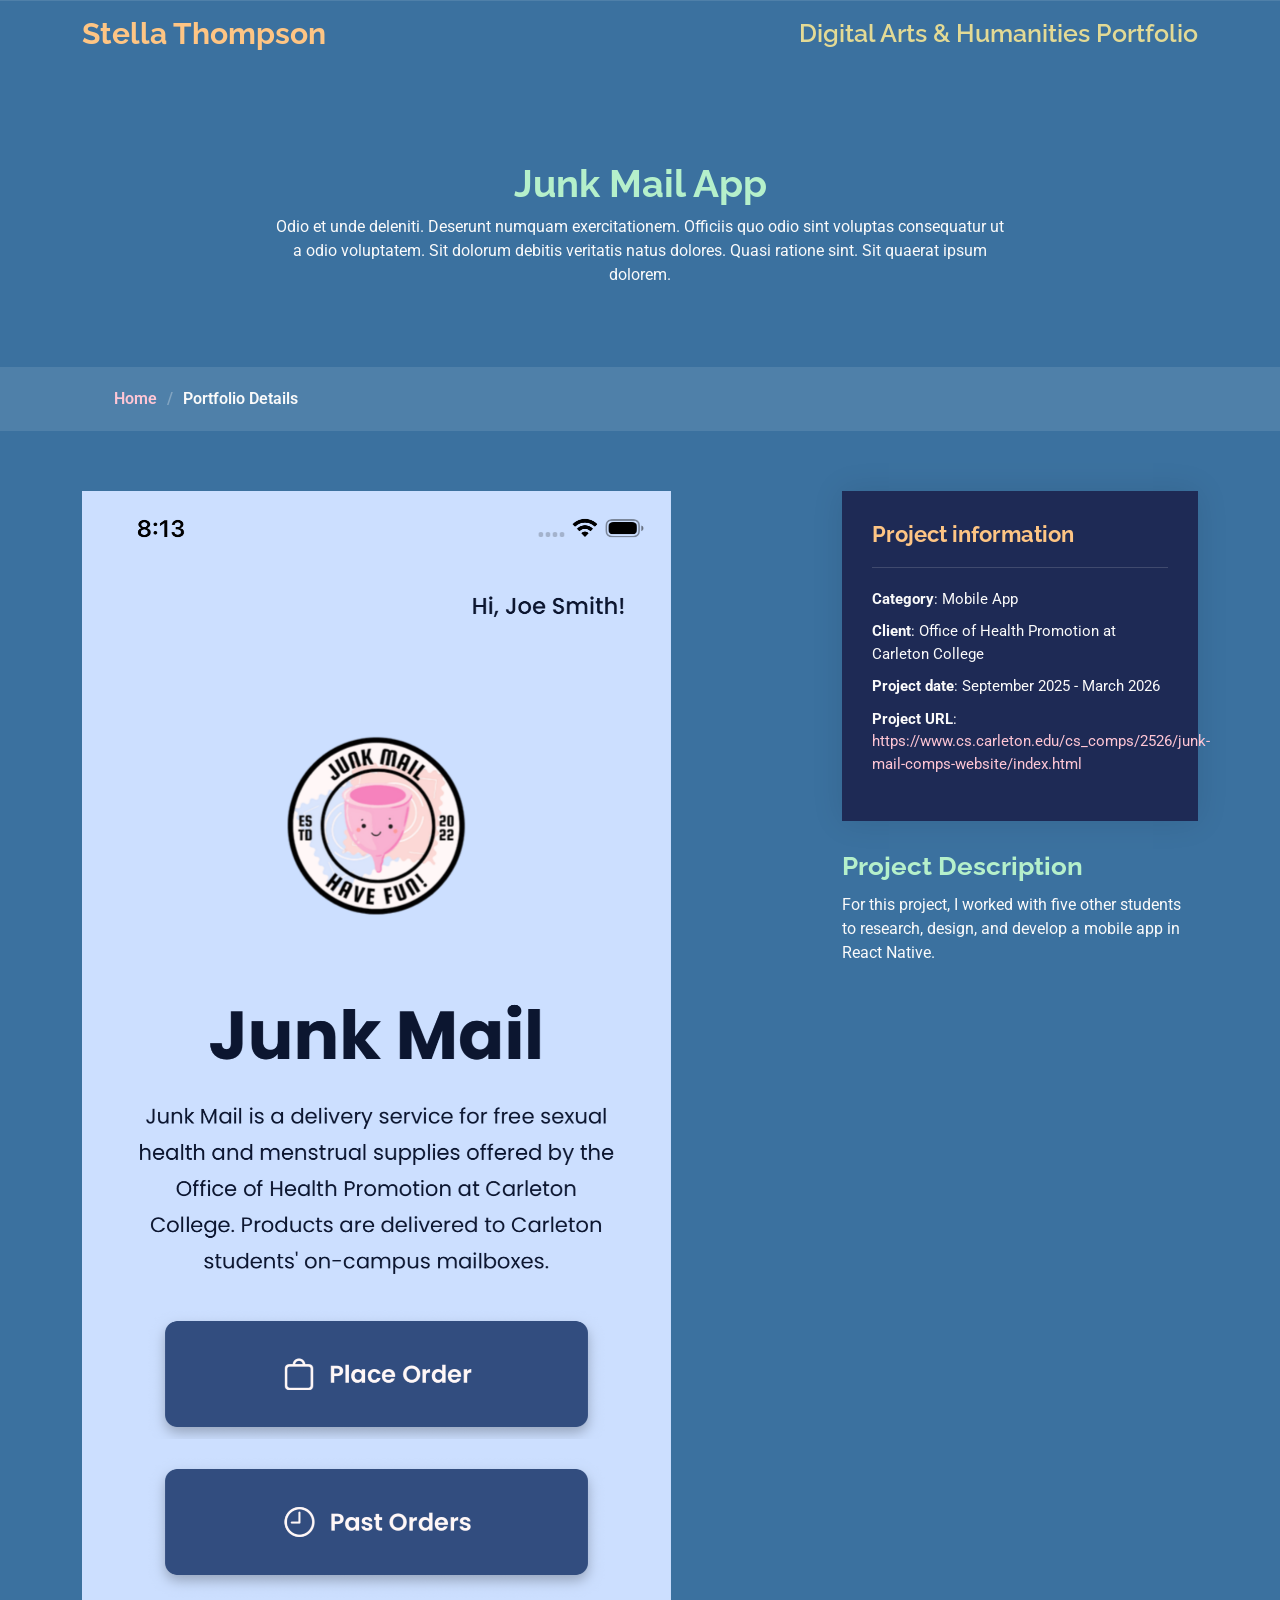
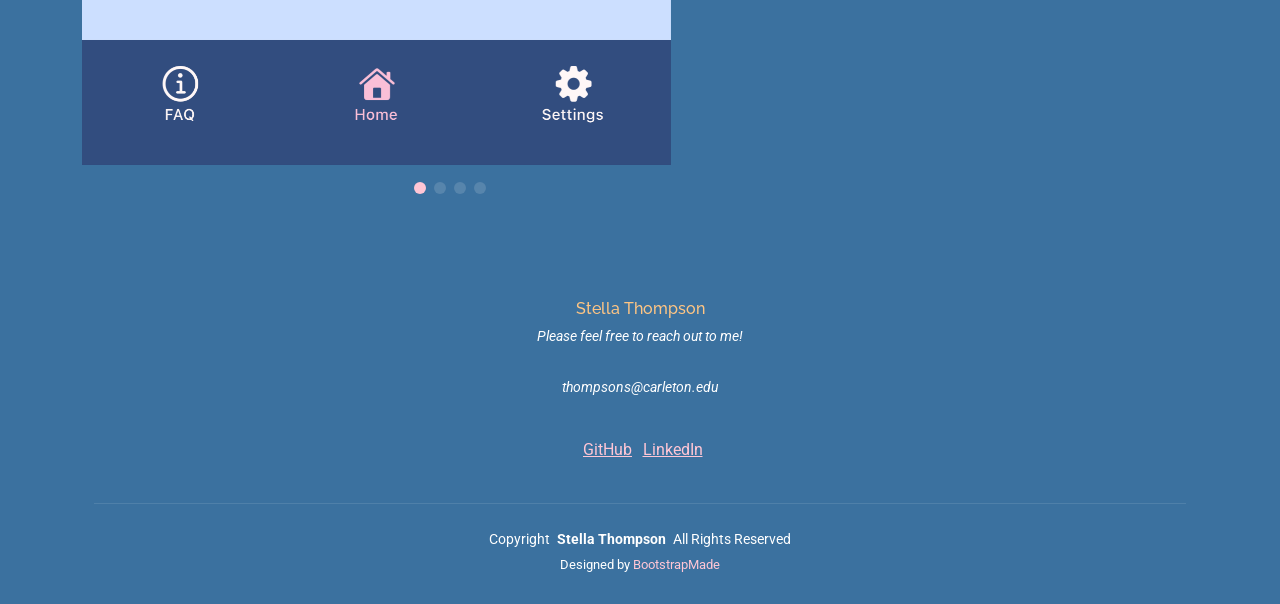
<file: portfolio-details.html>
<!DOCTYPE html>
<html lang="en">

<head>
  <meta charset="utf-8">
  <meta content="width=device-width, initial-scale=1.0" name="viewport">
  <title>Stella Thompson</title>
  <meta name="description" content="Stella Thompson's Digital Arts and Humanities Portfolio">
  <meta name="keywords" content="">

  <!-- Favicons -->
  <link href="assets/img/stellaheadshot.png" rel="icon">
  <link href="assets/img/stellaheadshot.png" rel="apple-touch-icon">

  <!-- Fonts -->
  <link href="https://fonts.googleapis.com" rel="preconnect">
  <link href="https://fonts.gstatic.com" rel="preconnect" crossorigin>
  <link href="https://fonts.googleapis.com/css2?family=Roboto:ital,wght@0,100;0,300;0,400;0,500;0,700;0,900;1,100;1,300;1,400;1,500;1,700;1,900&family=Poppins:ital,wght@0,100;0,200;0,300;0,400;0,500;0,600;0,700;0,800;0,900;1,100;1,200;1,300;1,400;1,500;1,600;1,700;1,800;1,900&family=Raleway:ital,wght@0,100;0,200;0,300;0,400;0,500;0,600;0,700;0,800;0,900;1,100;1,200;1,300;1,400;1,500;1,600;1,700;1,800;1,900&display=swap" rel="stylesheet">

  <!-- Vendor CSS Files -->
  <link href="assets/vendor/bootstrap/css/bootstrap.min.css" rel="stylesheet">
  <link href="assets/vendor/bootstrap-icons/bootstrap-icons.css" rel="stylesheet">
  <link href="assets/vendor/aos/aos.css" rel="stylesheet">
  <link href="assets/vendor/swiper/swiper-bundle.min.css" rel="stylesheet">
  <link href="assets/vendor/glightbox/css/glightbox.min.css" rel="stylesheet">

  <!-- Main CSS File -->
  <link href="assets/css/main.css" rel="stylesheet">

  <link rel=”stylesheet” href=”https://stackpath.bootstrapcdn.com/bootstrap/5.0.0-alpha1/css/bootstrap.min.css”rel=”nofollow” integrity=”sha384-r4NyP46KrjDleawBgD5tp8Y7UzmLA05oM1iAEQ17CSuDqnUK2+k9luXQOfXJCJ4I” crossorigin=”anonymous”>

  <!-- =======================================================
  * Template Name: Personal
  * Template URL: https://bootstrapmade.com/personal-free-resume-bootstrap-template/
  * Updated: Nov 04 2024 with Bootstrap v5.3.3
  * Author: BootstrapMade.com
  * License: https://bootstrapmade.com/license/
  ======================================================== -->
</head>

<body class="index-page">

  <a href="#main-content" class="skip-to-main-content-link">Skip to main content</a>

  <header id="header" class="header d-flex align-items-center fixed-top">
    <div class="container-fluid container-xl position-relative d-flex align-items-center justify-content-between">

      <a href="https://stellathompson.github.io/" class="logo d-flex align-items-center">
        <!-- Uncomment the line below if you also wish to use an image logo -->
        <!-- <img src="assets/img/logo.png" alt=""> -->
        <h1 class="sitename"><span class="color-orange">Stella Thompson</span></h1>
      </a>

    <div class="header-secondary">
      <a href="https://stellathompson.github.io/dgah-portfolio/">
        Digital Arts & Humanities Portfolio
      </a>
    </div>

    </div>
  </header>

  <main class="main">

    <!-- Page Title -->
    <div class="page-title" data-aos="fade">
      <div class="heading">
        <div class="container">
          <div class="row d-flex justify-content-center text-center">
            <div class="col-lg-8">
              <h1>Junk Mail App</h1>
              <p class="mb-0">Odio et unde deleniti. Deserunt numquam exercitationem. Officiis quo odio sint voluptas consequatur ut a odio voluptatem. Sit dolorum debitis veritatis natus dolores. Quasi ratione sint. Sit quaerat ipsum dolorem.</p>
            </div>
          </div>
        </div>
      </div>
      <nav class="breadcrumbs">
        <div class="container">
          <ol>
            <li><a href="index.html">Home</a></li>
            <li class="current">Portfolio Details</li>
          </ol>
        </div>
      </nav>
    </div><!-- End Page Title -->

    <!-- Portfolio Details Section -->
    <section id="portfolio-details" class="portfolio-details section">

      <div class="container" data-aos="fade-up" data-aos-delay="100">

        <div class="row gy-4">

          <div class="col-lg-8">
            <div class="portfolio-details-slider swiper init-swiper">

              <script type="application/json" class="swiper-config">
                {
                  "loop": true,
                  "speed": 600,
                  "autoplay": {
                    "delay": 5000
                  },
                  "slidesPerView": "auto",
                  "pagination": {
                    "el": ".swiper-pagination",
                    "type": "bullets",
                    "clickable": true
                  }
                }
              </script>

              <div class="swiper-wrapper align-items-center">

                <div class="swiper-slide">
                  <img src="assets/img/portfolio/JunkMailProjectImg.png" alt="">
                </div>

                <div class="swiper-slide">
                  <img src="assets/img/portfolio/pastOrders.png" alt="">
                </div>

                <div class="swiper-slide">
                  <img src="assets/img/portfolio/placeOrder.png" alt="">
                </div>

                <div class="swiper-slide">
                  <img src="assets/img/portfolio/swaOrders.png" alt="">
                </div>

              </div>
              <div class="swiper-pagination"></div>
            </div>
          </div>

          <div class="col-lg-4">
            <div class="portfolio-info" data-aos="fade-up" data-aos-delay="200">
              <h3>Project information</h3>
              <ul>
                <li><strong>Category</strong>: Mobile App</li>
                <li><strong>Client</strong>: Office of Health Promotion at Carleton College</li>
                <li><strong>Project date</strong>: September 2025 - March 2026</li>
                <li><strong>Project URL</strong>: <a href="https://www.cs.carleton.edu/cs_comps/2526/junk-mail-comps-website/index.html">https://www.cs.carleton.edu/cs_comps/2526/junk-mail-comps-website/index.html</a></li>
              </ul>
            </div>
            <div class="portfolio-description" data-aos="fade-up" data-aos-delay="300">
              <h2>Project Description</h2>
              <p>
                For this project, I worked with five other students to research, design, and develop a mobile app in React Native.
              </p>
            </div>
          </div>

        </div>

      </div>

    </section><!-- /Portfolio Details Section -->

  </main>


  <footer id="footer" class="footer dark-background">
    <div class="container">
      <h6 class="sitename">Stella Thompson</h6>
      <p>Please feel free to reach out to me!</p>
      <p>thompsons@carleton.edu</p>
      <div class="social-links d-flex justify-content-center">
        <a href="https://github.com/stellathompson"><u>GitHub</u></a>
        <a href="https://www.linkedin.com/in/stellagt/"><u>LinkedIn</u></a>
      </div>
      <div class="container">
        <div class="copyright">
          <span>Copyright</span> <strong class="px-1 sitename">Stella Thompson</strong> <span>All Rights Reserved</span>
        </div>
        <div class="credits">
          <!-- All the links in the footer should remain intact. -->
          <!-- You can delete the links only if you've purchased the pro version. -->
          <!-- Licensing information: https://bootstrapmade.com/license/ -->
          <!-- Purchase the pro version with working PHP/AJAX contact form: [buy-url] -->
          Designed by <a href="https://bootstrapmade.com/">BootstrapMade</a>
        </div>
      </div>
    </div>
  </footer>

  <!-- Scroll Top -->
  <a href="#" id="scroll-top" class="scroll-top d-flex align-items-center justify-content-center"><i class="bi bi-arrow-up-short"></i></a>

  <!-- Preloader -->
  <div id="preloader"></div>

  <!-- Vendor JS Files -->
  <script src="assets/vendor/bootstrap/js/bootstrap.bundle.min.js"></script>
  <script src="assets/vendor/php-email-form/validate.js"></script>
  <script src="assets/vendor/aos/aos.js"></script>
  <script src="assets/vendor/typed.js/typed.umd.js"></script>
  <script src="assets/vendor/purecounter/purecounter_vanilla.js"></script>
  <script src="assets/vendor/waypoints/noframework.waypoints.js"></script>
  <script src="assets/vendor/swiper/swiper-bundle.min.js"></script>
  <script src="assets/vendor/glightbox/js/glightbox.min.js"></script>
  <script src="assets/vendor/imagesloaded/imagesloaded.pkgd.min.js"></script>
  <script src="assets/vendor/isotope-layout/isotope.pkgd.min.js"></script>

  <!-- Main JS File -->
  <script src="assets/js/main.js"></script>

</body>

</html>
</file>
<file: assets/css/main.css>
/**
* Template Name: Personal
* Template URL: ttps://bootstrapmade.com/personal-free-resume-bootstrap-template/
* Updated: Nov 04 2024 with Bootstrap v5.3.3
* Author: BootstrapMade.com
* License: https://bootstrapmade.com/license/
*/

/*--------------------------------------------------------------
# Font & Color Variables
# Help: https://bootstrapmade.com/color-system/
--------------------------------------------------------------*/
/* Fonts */
:root {
  --default-font: "Roboto",  system-ui, -apple-system, "Segoe UI", Roboto, "Helvetica Neue", Arial, "Noto Sans", "Liberation Sans", sans-serif, "Apple Color Emoji", "Segoe UI Emoji", "Segoe UI Symbol", "Noto Color Emoji";
  --heading-font: "Raleway",  sans-serif;
  --nav-font: "Raleway",  sans-serif;
}

/* Global Colors - The following color variables are used throughout the website. Updating them here will change the color scheme of the entire website */
:root { 
  --background-color: #3b719f; /* Background color for the entire website, including individual sections */
  --default-color: #fafafa; /* Default color used for the majority of the text content across the entire website */
  --heading-color: #b5f0cb; /* Color for headings, subheadings and title throughout the website */
  --accent-color: #ffc6d5; /* Accent color that represents your brand on the website. It's used for buttons, links, and other elements that need to stand out */
  --surface-color: rgb(30, 42, 85); /* The surface color is used as a background of boxed elements within sections, such as cards, icon boxes, or other elements that require a visual separation from the global background. */
  --contrast-color: #000000; /* Contrast color for text, ensuring readability against backgrounds of accent, heading, or default colors. */
}

/* Nav Menu Colors - The following color variables are used specifically for the navigation menu. They are separate from the global colors to allow for more customization options */
:root {
  --nav-color: #fafafa;  /* The default color of the main navmenu links */
  --nav-hover-color: #e3da95; /* Applied to main navmenu links when they are hovered over or active */
  --nav-mobile-background-color: #3b719f; /* Used as the background color for mobile navigation menu */
  --nav-dropdown-background-color: rgb(30, 42, 85); /* Used as the background color for dropdown items that appear when hovering over primary navigation items */
  --nav-dropdown-color: #fafafa; /* Used for navigation links of the dropdown items in the navigation menu. */
  --nav-dropdown-hover-color: #e3da95; /* Similar to --nav-hover-color, this color is applied to dropdown navigation links when they are hovered over. */
}

/* Color Presets - These classes override global colors when applied to any section or element, providing reuse of the sam color scheme. */

.light-background {
  --background-color: #1a1a1a;
  --surface-color: #343434;
}

.dark-background {
  --background-color: #3b719f;
  --default-color: #ffffff;
  --heading-color: #fec584;
  --surface-color: #292929f9;
  --contrast-color: #000000;
}

/* Smooth scroll */
:root {
  scroll-behavior: smooth;
}

/*--------------------------------------------------------------
# General Styling & Shared Classes
--------------------------------------------------------------*/
body {
  color: var(--default-color);
  background-color: var(--background-color);
  font-family: var(--default-font);
}

a {
  color: var(--accent-color);
  text-decoration: none;
  transition: 0.3s;
}

a:hover {
  color: color-mix(in srgb, var(--accent-color), transparent 25%);
  text-decoration: none;
}

h1,
h2,
h3,
h4,
h5,
h6 {
  color: var(--heading-color);
  font-family: var(--heading-font);
}

h1 .color-orange {

  color: #fec584;

} 


/*--------------------------------------------------------------
# Global Header
--------------------------------------------------------------*/
.header {
  --background-color: rgba(0, 0, 0, 0);
  color: var(--default-color);
  background-color: var(--background-color);
  padding: 15px 0;
  transition: all 0.5s;
  z-index: 997;
}

.header .logo {
  line-height: 1;
}

.header .logo img {
  max-height: 32px;
  margin-right: 8px;
}

.header .logo h1 {
  font-size: 30px;
  margin: 0;
  font-weight: 700;
  color: var(--heading-color);
}

/* .scrolled .header {
  box-shadow: 0px 0 18px rgba(0, 0, 0, 0.1);
} */

/* Custom styling to match the left-side logo */
.navmenu .right-header-link {
  font-size: 30px;              /* Matches your .header .logo h1 */
  font-weight: 700;             /* Matches your .header .logo h1 */
  color: #e3da95;               /* Change this to your desired color (e.g., Orange) */
  text-decoration: none;
  font-family: var(--nav-font);
  transition: 0.3s;
}

/* Hover state */
.navmenu .right-header-link:hover {
  color: var(--nav-hover-color); /* Or a specific color like #ffffff */
}

/* Fix for Mobile: Ensures the link stays visible and doesn't hide inside a menu */
@media (max-width: 1199px) {
  .navmenu ul {
    display: none !important;
  }
  
  .navmenu .right-header-link {
    font-size: 20px; /* Slightly smaller for mobile screens */
    padding-right: 15px;
  }
}

/* Global Header on Scroll
------------------------------*/
.scrolled .header {
  --background-color: rgb(30, 42, 85);
}

/*--------------------------------------------------------------
# Navigation Menu
--------------------------------------------------------------*/
/* Desktop Navigation */
@media (min-width: 1200px) {
  .navmenu {
    padding: 0;
  }

  .navmenu ul {
    margin: 0;
    padding: 0;
    display: flex;
    list-style: none;
    align-items: center;
  }

  .navmenu li {
    position: relative;
  }

  .navmenu>ul>li {
    white-space: nowrap;
    padding: 15px 14px;
  }

  .navmenu>ul>li:last-child {
    padding-right: 0;
  }

  .navmenu a,
  .navmenu a:focus {
    color: var(--nav-color);
    font-size: 15px;
    padding: 0 2px;
    font-family: var(--nav-font);
    font-weight: 400;
    display: flex;
    align-items: center;
    justify-content: space-between;
    white-space: nowrap;
    transition: 0.3s;
    position: relative;
  }

  .navmenu a i,
  .navmenu a:focus i {
    font-size: 12px;
    line-height: 0;
    margin-left: 5px;
    transition: 0.3s;
  }


  .navmenu li:hover>a,
  .navmenu .active,
  .navmenu .active:focus {
    color: var(--nav-hover-color);
  }

  .navmenu .dropdown ul {
    margin: 0;
    padding: 10px 0;
    background: var(--nav-dropdown-background-color);
    display: block;
    position: absolute;
    visibility: hidden;
    left: 14px;
    top: 130%;
    opacity: 0;
    transition: 0.3s;
    border-radius: 4px;
    z-index: 99;
    box-shadow: 0px 0px 30px rgba(0, 0, 0, 0.1);
  }

  .navmenu .dropdown ul li {
    min-width: 200px;
  }

  .navmenu .dropdown ul a {
    padding: 10px 20px;
    font-size: 15px;
    text-transform: none;
    color: var(--nav-dropdown-color);
  }

  .navmenu .dropdown ul a i {
    font-size: 12px;
  }

  .navmenu .dropdown ul a:hover,
  .navmenu .dropdown ul .active:hover,
  .navmenu .dropdown ul li:hover>a {
    color: var(--nav-dropdown-hover-color);
  }

  .navmenu .dropdown:hover>ul {
    opacity: 1;
    top: 100%;
    visibility: visible;
  }

  .navmenu .dropdown .dropdown ul {
    top: 0;
    left: -90%;
    visibility: hidden;
  }

  .navmenu .dropdown .dropdown:hover>ul {
    opacity: 1;
    top: 0;
    left: -100%;
    visibility: visible;
  }
}

/* Mobile Navigation */
@media (max-width: 1199px) {
  .mobile-nav-toggle {
    color: var(--nav-color);
    font-size: 28px;
    line-height: 0;
    margin-right: 10px;
    cursor: pointer;
    transition: color 0.3s;
  }

  .navmenu {
    padding: 0;
    z-index: 9997;
  }

  .navmenu ul {
    display: none;
    list-style: none;
    position: absolute;
    inset: 60px 20px 20px 20px;
    padding: 10px 0;
    margin: 0;
    border-radius: 6px;
    background-color: var(--nav-mobile-background-color);
    border: 1px solid color-mix(in srgb, var(--default-color), transparent 90%);
    box-shadow: none;
    overflow-y: auto;
    transition: 0.3s;
    z-index: 9998;
  }

  .navmenu a,
  .navmenu a:focus {
    color: var(--nav-dropdown-color);
    padding: 10px 20px;
    font-family: var(--nav-font);
    font-size: 17px;
    font-weight: 500;
    display: flex;
    align-items: center;
    justify-content: space-between;
    white-space: nowrap;
    transition: 0.3s;
  }

  .navmenu a i,
  .navmenu a:focus i {
    font-size: 12px;
    line-height: 0;
    margin-left: 5px;
    width: 30px;
    height: 30px;
    display: flex;
    align-items: center;
    justify-content: center;
    border-radius: 50%;
    transition: 0.3s;
    background-color: color-mix(in srgb, var(--accent-color), transparent 90%);
  }

  .navmenu a i:hover,
  .navmenu a:focus i:hover {
    background-color: var(--accent-color);
    color: var(--contrast-color);
  }

  .navmenu a:hover,
  .navmenu .active,
  .navmenu .active:focus {
    color: var(--nav-dropdown-hover-color);
  }

  .navmenu .active i,
  .navmenu .active:focus i {
    background-color: var(--accent-color);
    color: var(--contrast-color);
    transform: rotate(180deg);
  }

  .navmenu .dropdown ul {
    position: static;
    display: none;
    z-index: 99;
    padding: 10px 0;
    margin: 10px 20px;
    background-color: var(--nav-dropdown-background-color);
    transition: all 0.5s ease-in-out;
  }

  .navmenu .dropdown ul ul {
    background-color: rgba(33, 37, 41, 0.1);
  }

  .navmenu .dropdown>.dropdown-active {
    display: block;
    background-color: rgba(33, 37, 41, 0.03);
  }

  .mobile-nav-active {
    overflow: hidden;
  }

  .mobile-nav-active .mobile-nav-toggle {
    color: #fff;
    position: absolute;
    font-size: 32px;
    top: 15px;
    right: 15px;
    margin-right: 0;
    z-index: 9999;
  }

  .mobile-nav-active .navmenu {
    position: fixed;
    overflow: hidden;
    inset: 0;
    background: rgba(33, 37, 41, 0.8);
    transition: 0.3s;
  }

  .mobile-nav-active .navmenu>ul {
    display: block;
  }
}

/*--------------------------------------------------------------
# Global Footer
--------------------------------------------------------------*/
.footer {
  color: var(--default-color);
  background-color: var(--background-color);
  font-size: 14px;
  text-align: center;
  padding: 30px 0;
  position: relative;
}

.footer h3 {
  font-size: 36px;
  font-weight: 700;
  position: relative;
  padding: 0;
  margin: 0 0 15px 0;
}

.footer p {
  font-size: 15;
  font-style: italic;
  padding: 0;
  margin: 0 0 30px 0;
}

.footer .social-links {
  margin: 0 0 30px 0;
}

.footer .social-links a {
  font-size: 16px;
  display: flex;
  align-items: center;
  justify-content: center;
  color: var(--accent-color);
  line-height: 1;
  margin: 0 10px;
  border-radius: 100%;
  text-align: center;
  width: 45px;
  height: 45px;
  transition: 0.3s;
}

.footer .social-links a:hover {
  color: color-mix(in srgb, var(--accent-color), transparent 25%);
  text-decoration: none;
}

.footer .copyright {
  padding-top: 25px;
  border-top: 1px solid color-mix(in srgb, var(--default-color), transparent 90%);
}

.footer .credits {
  font-size: 13px;
  padding-top: 5px;
}

/*--------------------------------------------------------------
# Scroll Top Button
--------------------------------------------------------------*/
.scroll-top {
  position: fixed;
  visibility: hidden;
  opacity: 0;
  right: 15px;
  bottom: -15px;
  z-index: 99999;
  background-color: var(--accent-color);
  width: 44px;
  height: 44px;
  border-radius: 50px;
  transition: all 0.4s;
}

.scroll-top i {
  font-size: 24px;
  color: var(--contrast-color);
  line-height: 0;
}

.scroll-top:hover {
  background-color: color-mix(in srgb, var(--accent-color), transparent 20%);
  color: var(--contrast-color);
}

.scroll-top.active {
  visibility: visible;
  opacity: 1;
  bottom: 15px;
}

/*--------------------------------------------------------------
# Disable aos animation delay on mobile devices
--------------------------------------------------------------*/
@media screen and (max-width: 768px) {
  [data-aos-delay] {
    transition-delay: 0 !important;
  }
}

/*--------------------------------------------------------------
# Global Page Titles & Breadcrumbs
--------------------------------------------------------------*/
.page-title {
  color: var(--default-color);
  background-color: var(--background-color);
  position: relative;
}

.page-title .heading {
  padding: 160px 0 80px 0;
  border-top: 1px solid color-mix(in srgb, var(--default-color), transparent 90%);
}

.page-title .heading h1 {
  font-size: 38px;
  font-weight: 700;
}

.page-title nav {
  background-color: color-mix(in srgb, var(--default-color), transparent 90%);
  padding: 20px 0;
}

.page-title nav ol {
  display: flex;
  flex-wrap: wrap;
  list-style: none;
  margin: 0;
  font-size: 16px;
  font-weight: 600;
}

.page-title nav ol li+li {
  padding-left: 10px;
}

.page-title nav ol li+li::before {
  content: "/";
  display: inline-block;
  padding-right: 10px;
  color: color-mix(in srgb, var(--default-color), transparent 70%);
}

/*--------------------------------------------------------------
# Global Sections
--------------------------------------------------------------*/
section,
.section {
  color: var(--default-color);
  background-color: var(--background-color);
  padding: 60px 0;
  scroll-margin-top: 100px;
  overflow: clip;
}

@media (max-width: 1199px) {

  section,
  .section {
    scroll-margin-top: 66px;
  }
}

/*--------------------------------------------------------------
# Global Section Titles
--------------------------------------------------------------*/
.section-title {
  padding-bottom: 60px;
  position: relative;
}

.section-title h2 {
  font-size: 14px;
  font-weight: 500;
  padding: 0;
  line-height: 1px;
  margin: 0;
  letter-spacing: 1.5px;
  text-transform: uppercase;
  color: color-mix(in srgb, var(--default-color), transparent 50%);
  position: relative;
}

.section-title h2::after {
  content: "";
  width: 120px;
  height: 1px;
  display: inline-block;
  background: var(--accent-color);
  margin: 4px 10px;
}

.section-title div {
  color: var(--heading-color);
  margin: 0;
  margin: 0;
  font-size: 28px;
  font-weight: 700;
  text-transform: uppercase;
  font-family: var(--heading-font);
}

/*--------------------------------------------------------------
# Hero Section
--------------------------------------------------------------*/
/* .hero {
  width: 100%;
  min-height: 100vh;
  position: relative;
  padding: 80px 0;
  display: flex;
  align-items: center;
  justify-content: center;
}

.hero img {
  position: absolute;
  inset: 0;
  display: block;
  width: 100%;
  height: 100%;
  object-fit: cover;
  z-index: 1;
}

.hero .container {
  position: relative;
  z-index: 3;
}

.hero h2 {
  margin: 0;
  font-size: 64px;
  font-weight: 700;
}

.hero p {
  margin: 5px 0 0 0;
  font-size: 26px;
}

.hero p span {
  letter-spacing: 1px;
  border-bottom: 2px solid var(--accent-color);
}

.hero .social-links {
  margin-top: 25px;
}

.hero .social-links a {
  background-color: color-mix(in srgb, var(--default-color), transparent 90%);
  color: var(--default-color);
  font-size: 14px;
  width: 40px;
  height: 40px;
  border-radius: 50px;
  display: inline-flex;
  align-items: center;
  justify-content: center;
  margin-right: 20px;
  transition: 0.3s;
}

.hero .social-links a:hover {
  background-color: var(--accent-color);
}

@media (max-width: 768px) {
  .hero h2 {
    font-size: 32px;
  }

  .hero p {
    font-size: 20px;
  }
} */

/*--------------------------------------------------------------
# About Section
--------------------------------------------------------------*/
/* .about .content h2 {
  font-weight: 700;
  font-size: 24px;
}

.about .content ul {
  list-style: none;
  padding: 0;
}

.about .content ul li {
  margin-bottom: 20px;
  display: flex;
  align-items: center;
}

.about .content ul strong {
  margin-right: 10px;
}

.about .content ul i {
  font-size: 16px;
  margin-right: 5px;
  color: var(--accent-color);
  line-height: 0;
} */

/*--------------------------------------------------------------
# Resume Section
--------------------------------------------------------------*/
.resume .resume-title {
  color: var(--heading-color);
  font-size: 26px;
  font-weight: 700;
  margin-top: 20px;
  margin-bottom: 20px;
}

.resume .resume-item {
  padding: 0 0 20px 20px;
  margin-top: -2px;
  border-left: 2px solid var(--accent-color);
  position: relative;
}

.resume .resume-item h4 {
  line-height: 18px;
  font-size: 18px;
  font-weight: 600;
  text-transform: uppercase;
  color: color-mix(in srgb, var(--default-color), transparent 20%);
  margin-bottom: 10px;
}

.resume .resume-item h5 {
  font-size: 16px;
  padding: 5px 15px;
  display: inline-block;
  font-weight: 600;
  margin-bottom: 10px;
}

.resume .resume-item ul {
  padding-left: 20px;
}

.resume .resume-item ul li {
  padding-bottom: 10px;
}

.resume .resume-item:last-child {
  padding-bottom: 0;
}

.resume .resume-item::before {
  content: "";
  position: absolute;
  width: 16px;
  height: 16px;
  border-radius: 50px;
  left: -9px;
  top: 0;
  background: var(--background-color);
  border: 2px solid var(--accent-color);
}

/*--------------------------------------------------------------
# Portfolio Section
--------------------------------------------------------------*/
.portfolio .portfolio-filters {
  padding-bottom: 20px;
  margin: 0 auto 20px auto;
  list-style: none;
  text-align: center;
}

.portfolio .portfolio-filters li {
  cursor: pointer;
  display: inline-block;
  background-color:rgb(33, 50, 122);
  padding-top: 15px;
  padding-bottom: 15px;
  padding-left: 30px;
  padding-right: 30px;
  font-size: 18px;
  font-weight: 500;
  margin: 0 10px;
  border-radius: 20px;
  line-height: 1;
  margin-bottom: 5px;
  transition: all 0.3s ease-in-out;
}

.portfolio .portfolio-filters li:hover,
.portfolio .portfolio-filters li.filter-active {
  color: var(--accent-color);
}

.portfolio .portfolio-filters li:first-child {
  margin-left: 0;
}

.portfolio .portfolio-filters li:last-child {
  margin-right: 0;
}

@media (max-width: 575px) {
  .portfolio .portfolio-filters li {
    font-size: 14px;
    margin: 0 5px;
    margin-bottom: 10px;
  }
}

.portfolio .portfolio-content {
  position: relative;
  overflow: hidden;
}

.portfolio .portfolio-content img {
  transition: 0.3s;
}

.portfolio .portfolio-content .portfolio-info {
  opacity: 0;
  position: absolute;
  inset: 0;
  z-index: 3;
  transition: all ease-in-out 0.3s;
  background: rgba(0, 0, 0, 0.6);
  padding: 15px;
}

.portfolio .portfolio-content .portfolio-info h4 {
  font-size: 14px;
  padding: 5px 10px;
  font-weight: 400;
  color: #000000;
  display: inline-block;
  background-color: #e3da95;
}

.portfolio .portfolio-content .portfolio-info p {
  position: absolute;
  bottom: 10px;
  text-align: center;
  display: inline-block;
  left: 5px;
  right: 5px;
  font-size: 16px;
  font-weight: 600;
  color: rgb(255, 255, 255);
}

.portfolio .portfolio-content .portfolio-info .preview-link,
.portfolio .portfolio-content .portfolio-info .details-link {
  position: absolute;
  left: calc(50% - 40px);
  font-size: 26px;
  top: calc(50% - 14px);
  color: #fff;
  transition: 0.3s;
  line-height: 1.2;
}

.portfolio .portfolio-content .portfolio-info .preview-link:hover,
.portfolio .portfolio-content .portfolio-info .details-link:hover {
  color: var(--accent-color);
}

.portfolio .portfolio-content .portfolio-info .details-link {
  left: 50%;
  font-size: 34px;
  line-height: 0;
}

.portfolio .portfolio-content:hover .portfolio-info {
  opacity: 1;
}

.portfolio .portfolio-content:hover img {
  transform: scale(1.1);
}

/*--------------------------------------------------------------
# Portfolio Details Section
--------------------------------------------------------------*/
 .portfolio-details .portfolio-details-slider img {
  width: 100%;
}

.portfolio-details .portfolio-details-slider .swiper-pagination {
  margin-top: 20px;
  position: relative;
}

.portfolio-details .portfolio-details-slider .swiper-pagination .swiper-pagination-bullet {
  width: 12px;
  height: 12px;
  background-color: color-mix(in srgb, var(--default-color), transparent 85%);
  opacity: 1;
}

.portfolio-details .portfolio-details-slider .swiper-pagination .swiper-pagination-bullet-active {
  background-color: var(--accent-color);
}

.portfolio-details .portfolio-info {
  background-color: var(--surface-color);
  padding: 30px;
  box-shadow: 0px 0 30px rgba(0, 0, 0, 0.1);
}

.portfolio-details .portfolio-info h3 {
  font-size: 22px;
  color: #fec584;
  font-weight: 700;
  margin-bottom: 20px;
  padding-bottom: 20px;
  border-bottom: 1px solid color-mix(in srgb, var(--default-color), transparent 85%);
}

.portfolio-details .portfolio-info ul {
  list-style: none;
  padding: 0;
  font-size: 15px;
}

.portfolio-details .portfolio-info ul li+li {
  margin-top: 10px;
}

.portfolio-details .portfolio-description {
  padding-top: 30px;
}

.portfolio-details .portfolio-description h2 {
  font-size: 26px;
  font-weight: 700;
  margin-bottom: 10px;
}

.portfolio-details .portfolio-description p {
  padding: 0;
  color: #fafafa;
}

/* 
Skip to main content link
Taken from: https://www.freecodecamp.org/news/how-to-add-skip-to-main-content-links-to-a-website/
*/

.skip-to-main-content-link {
  position: absolute;
  left: -9999px;
  z-index: 999;
  padding: 1em;
  background-color: black;
  color: white;
  opacity: 0;
}
.skip-to-main-content-link:focus {
  left: 50%;
  transform: translateX(-50%);
  opacity: 1;
}

img {
  max-width: 80%;
  height: auto;
}

video {
  width: 100%;
  height: auto;
  display: block;
}

.video-caption {
  text-align: center; 
  margin-top: 10px; 
}

.header-secondary a {
  font-size: 25px;
  font-weight: 600;          
  font-family: var(--nav-font);  
  
  color: #e3da95;    
  text-decoration: none;
  transition: 0.3s;
  display: inline-block;
}

.header-secondary a:hover {
  color: #e4debd;           
  text-decoration: none;
}


@media (max-width: 768px) {
  .header-secondary a {
    font-size: 16px;
    padding-right: 10px;
  }
}


.profile-headshot {
  max-width: 400px; 
  display: block;
  margin-left: auto;
  margin-right: auto;

}

@media (max-width: 768px) {
  .profile-headshot {
    max-width: 80%; 
    margin-top: 20px;
  }
}

.portfolio-content img {
  width: 100% !important;
  height: 250px !important;
  object-fit: cover !important;
  display: block;
}

.btn-close {
  color: #fafafa;
}
</file>
